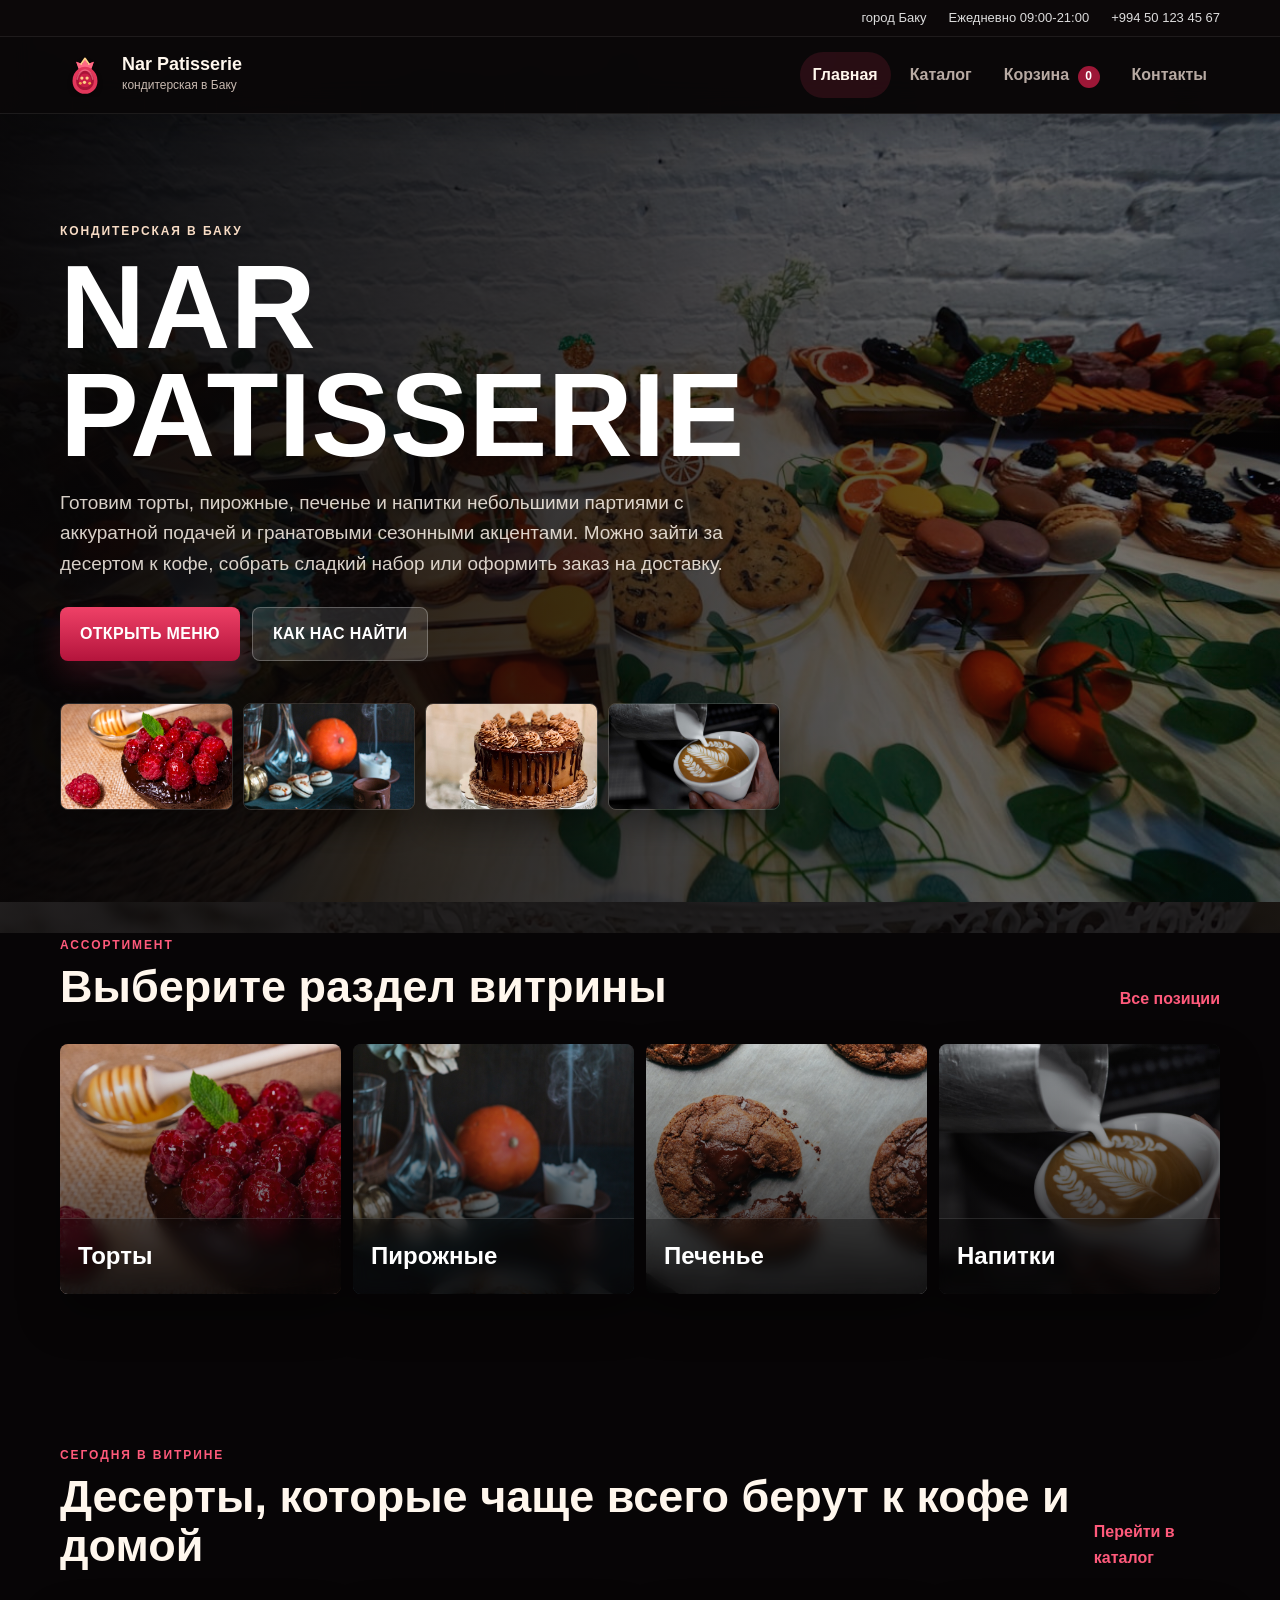
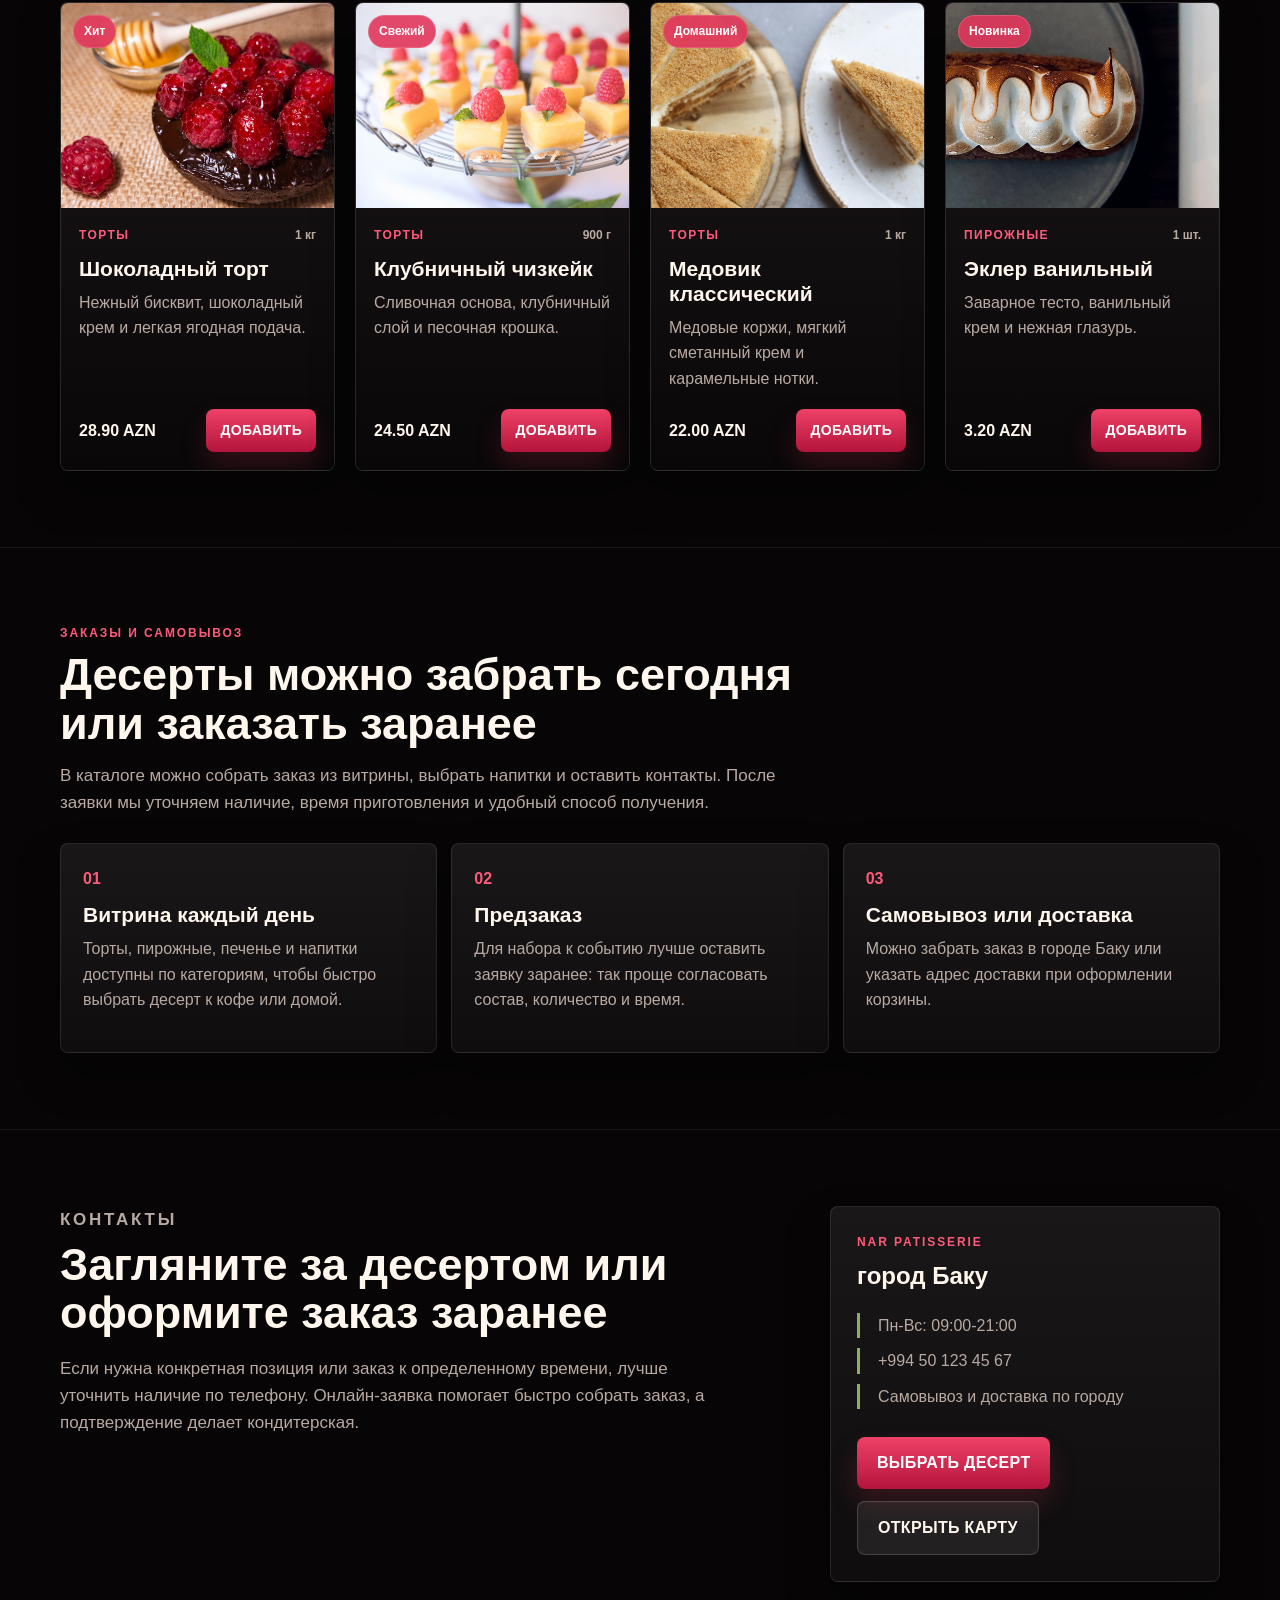
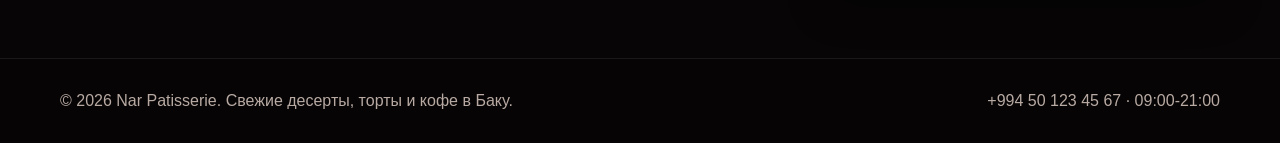
<file: index.html>
<!DOCTYPE html>
<html lang="ru">
<head>
  <meta charset="UTF-8" />
  <meta name="viewport" content="width=device-width, initial-scale=1.0" />
  <title>Nar Patisserie</title>
  <meta name="description" content="Nar Patisserie - кондитерская в Баку со свежими тортами, десертами, кофе, самовывозом и доставкой по городу." />
  <link rel="icon" type="image/svg+xml" href="images/logo.svg" />
  <link rel="stylesheet" href="css/style.css" />
  <script src="js/data.js" defer></script>
  <script src="js/app.js" defer></script>
</head>
<body id="top" data-page="home">
  <header class="site-header">
    <div class="top-line">
      <div class="container top-line-inner">
        <span>город Баку</span>
        <span>Ежедневно 09:00-21:00</span>
        <span>+994 50 123 45 67</span>
      </div>
    </div>

    <div class="container header-inner">
      <a class="logo" href="index.html" aria-label="Nar Patisserie - главная">
        <img class="logo-mark" src="images/logo.svg" alt="" aria-hidden="true" />
        <span>
          <strong>Nar Patisserie</strong>
          <small>кондитерская в Баку</small>
        </span>
      </a>

      <button class="menu-toggle" type="button" aria-label="Открыть меню">☰</button>

      <nav class="nav" aria-label="Главное меню">
        <a class="nav-link active" href="index.html">Главная</a>
        <a class="nav-link" href="catalog.html">Каталог</a>
        <a class="nav-link" href="cart.html">Корзина <span class="cart-badge" data-cart-count>0</span></a>
        <a class="nav-link" href="contacts.html">Контакты</a>
      </nav>
    </div>
  </header>

  <main>
    <section class="hero hero-cover">
      <div class="hero-backdrop" aria-hidden="true">
        <img
          src="images/photos/hero-main.jpg"
          alt=""
          
        />
      </div>
      <div class="container hero-cover-inner">
        <p class="eyebrow">Кондитерская в Баку</p>
        <h1>Nar Patisserie</h1>
        <p class="hero-text">
          Готовим торты, пирожные, печенье и напитки небольшими партиями с аккуратной подачей и гранатовыми сезонными акцентами. Можно зайти за десертом к кофе,
          собрать сладкий набор или оформить заказ на доставку.
        </p>
        <div class="hero-actions">
          <a class="btn btn-primary" href="catalog.html">Открыть меню</a>
          <a class="btn btn-secondary" href="contacts.html">Как нас найти</a>
        </div>
        <div class="hero-stills" aria-hidden="true">
          <img src="images/photos/chocolate-cake.jpg" alt="" />
          <img src="images/photos/macarons.jpg" alt="" />
          <img src="images/photos/cherry-cake.jpg" alt="" />
          <img src="images/photos/cappuccino.jpg" alt="" />
        </div>
      </div>
    </section>

    <section class="section category-section">
      <div class="container">
        <div class="section-title row-title">
          <div>
            <p class="eyebrow">Ассортимент</p>
            <h2>Выберите раздел витрины</h2>
          </div>
          <a class="text-link" href="catalog.html">Все позиции</a>
        </div>

        <div class="category-showcase">
          <a class="category-card" href="catalog.html?category=cakes">
            <img src="images/photos/chocolate-cake.jpg" alt="Торт с шоколадным кремом" />
            <span>Торты</span>
          </a>
          <a class="category-card" href="catalog.html?category=pastry">
            <img src="images/photos/macarons.jpg" alt="Макаруны разных цветов" />
            <span>Пирожные</span>
          </a>
          <a class="category-card" href="catalog.html?category=cookies">
            <img src="images/photos/choco-cookies.jpg" alt="Печенье с шоколадом" />
            <span>Печенье</span>
          </a>
          <a class="category-card" href="catalog.html?category=drinks">
            <img src="images/photos/cappuccino.jpg" alt="Капучино с молочной пенкой" />
            <span>Напитки</span>
          </a>
        </div>
      </div>
    </section>

    <section class="section today-section">
      <div class="container">
        <div class="section-title row-title">
          <div>
            <p class="eyebrow">Сегодня в витрине</p>
            <h2>Десерты, которые чаще всего берут к кофе и домой</h2>
          </div>
          <a class="text-link" href="catalog.html">Перейти в каталог</a>
        </div>
        <div class="product-grid featured-menu" data-featured-products></div>
      </div>
    </section>

    <section class="section service-section">
      <div class="container">
        <div class="section-title service-heading">
          <p class="eyebrow">Заказы и самовывоз</p>
          <h2>Десерты можно забрать сегодня или заказать заранее</h2>
          <p>
            В каталоге можно собрать заказ из витрины, выбрать напитки и оставить контакты. После заявки мы уточняем наличие, время приготовления и удобный способ получения.
          </p>
        </div>

        <div class="service-list service-list-row">
          <article class="service-item">
            <span>01</span>
            <h3>Витрина каждый день</h3>
            <p>Торты, пирожные, печенье и напитки доступны по категориям, чтобы быстро выбрать десерт к кофе или домой.</p>
          </article>
          <article class="service-item">
            <span>02</span>
            <h3>Предзаказ</h3>
            <p>Для набора к событию лучше оставить заявку заранее: так проще согласовать состав, количество и время.</p>
          </article>
          <article class="service-item">
            <span>03</span>
            <h3>Самовывоз или доставка</h3>
            <p>Можно забрать заказ в городе Баку или указать адрес доставки при оформлении корзины.</p>
          </article>
        </div>
      </div>
    </section>

    <section class="section visit-section">
      <div class="container visit-grid">
        <div>
          <p class="eyebrow">Контакты</p>
          <h2>Загляните за десертом или оформите заказ заранее</h2>
          <p>
            Если нужна конкретная позиция или заказ к определенному времени, лучше уточнить наличие по телефону.
            Онлайн-заявка помогает быстро собрать заказ, а подтверждение делает кондитерская.
          </p>
        </div>
        <aside class="visit-panel">
          <span class="panel-label">Nar Patisserie</span>
          <strong>город Баку</strong>
          <ul class="visit-list">
            <li>Пн-Вс: 09:00-21:00</li>
            <li>+994 50 123 45 67</li>
            <li>Самовывоз и доставка по городу</li>
          </ul>
          <div class="panel-actions">
            <a class="btn btn-primary" href="catalog.html">Выбрать десерт</a>
            <a class="btn btn-secondary" href="contacts.html">Открыть карту</a>
          </div>
        </aside>
      </div>
    </section>
  </main>

  <a class="scroll-top" href="#top" aria-label="Вернуться наверх">↑</a>

  <footer class="site-footer">
    <div class="container footer-inner">
      <p>© 2026 Nar Patisserie. Свежие десерты, торты и кофе в Баку.</p>
      <p>+994 50 123 45 67 · 09:00-21:00</p>
    </div>
  </footer>
</body>
</html>
</file>
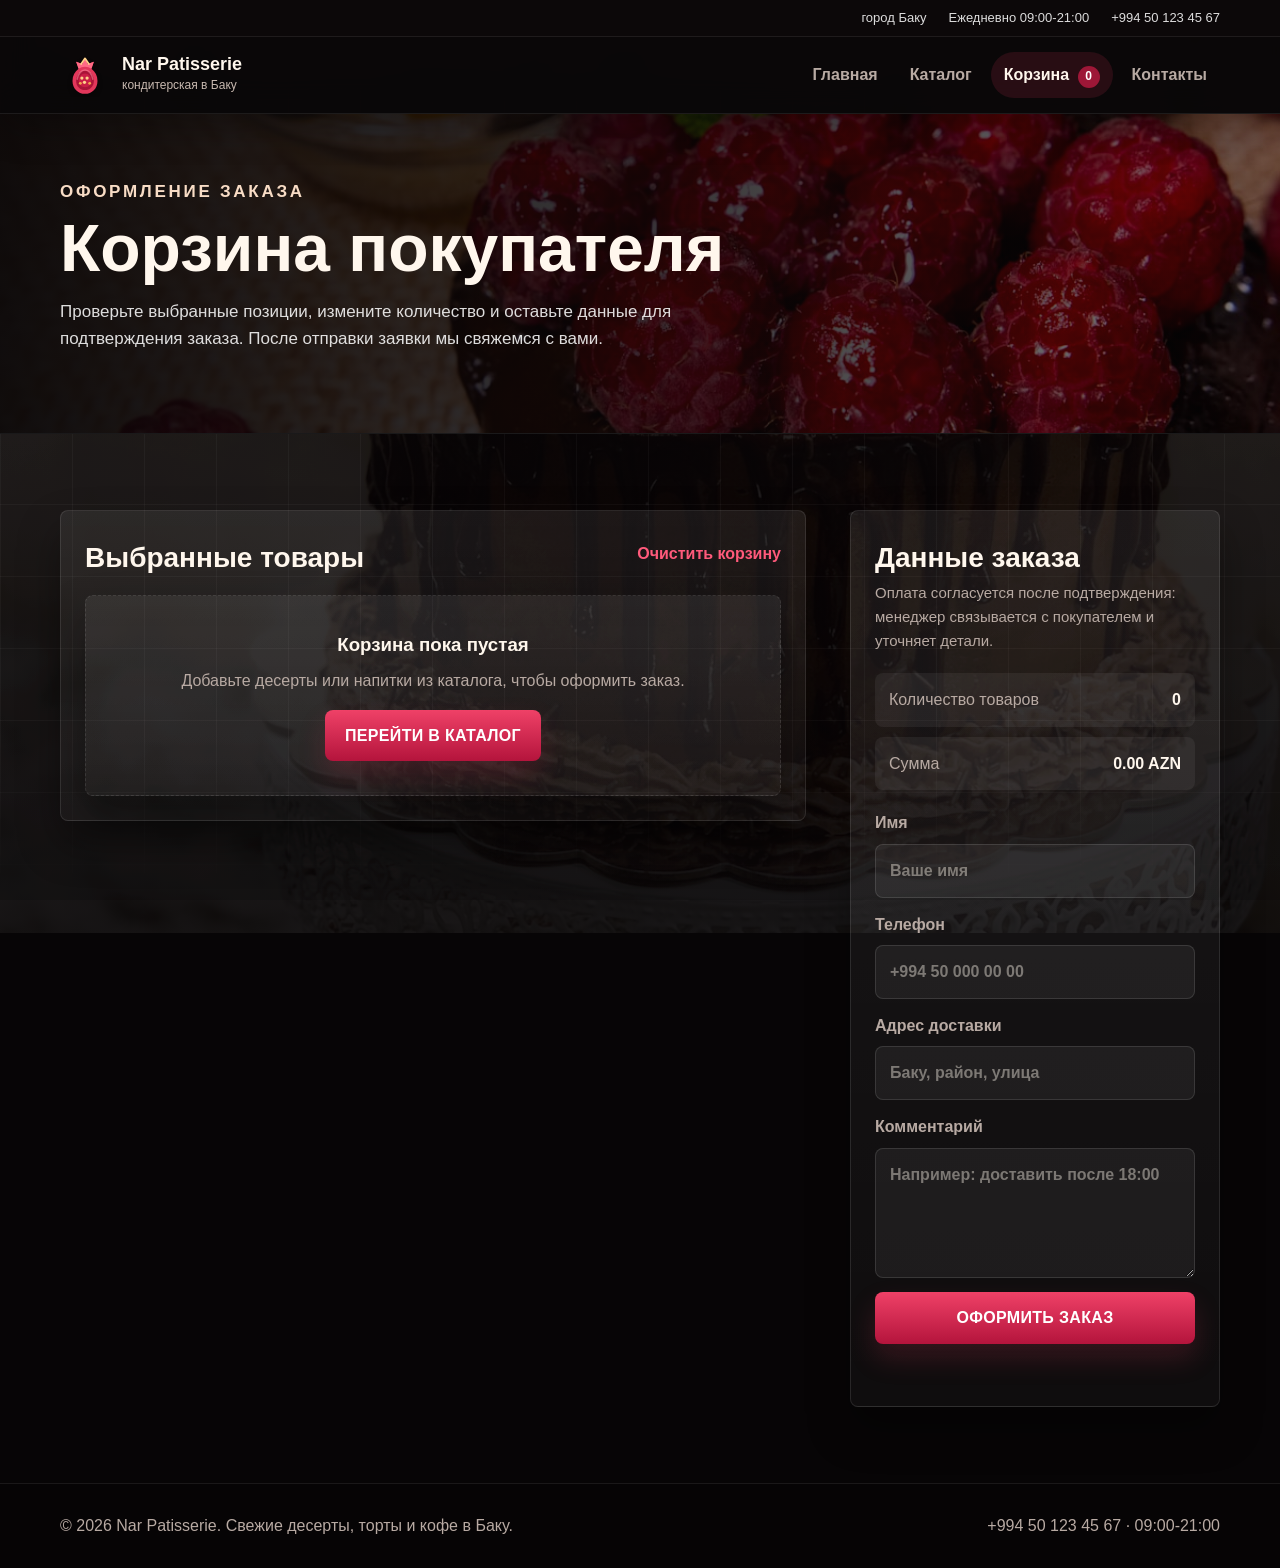
<file: cart.html>
<!DOCTYPE html>
<html lang="ru">
<head>
  <meta charset="UTF-8" />
  <meta name="viewport" content="width=device-width, initial-scale=1.0" />
  <title>Nar Patisserie - корзина заказа</title>
  <meta name="description" content="Корзина заказа Nar Patisserie: проверьте выбранные десерты, укажите контакты и адрес доставки." />
  <link rel="icon" type="image/svg+xml" href="images/logo.svg" />
  <link rel="stylesheet" href="css/style.css" />
  <script src="js/data.js" defer></script>
  <script src="js/app.js" defer></script>
</head>
<body id="top" data-page="cart">
  <header class="site-header">
    <div class="top-line">
      <div class="container top-line-inner">
        <span>город Баку</span>
        <span>Ежедневно 09:00-21:00</span>
        <span>+994 50 123 45 67</span>
      </div>
    </div>

    <div class="container header-inner">
      <a class="logo" href="index.html" aria-label="Nar Patisserie - главная">
        <img class="logo-mark" src="images/logo.svg" alt="" aria-hidden="true" />
        <span>
          <strong>Nar Patisserie</strong>
          <small>кондитерская в Баку</small>
        </span>
      </a>
      <button class="menu-toggle" type="button" aria-label="Открыть меню">☰</button>
      <nav class="nav" aria-label="Главное меню">
        <a class="nav-link" href="index.html">Главная</a>
        <a class="nav-link" href="catalog.html">Каталог</a>
        <a class="nav-link active" href="cart.html">Корзина <span class="cart-badge" data-cart-count>0</span></a>
        <a class="nav-link" href="contacts.html">Контакты</a>
      </nav>
    </div>
  </header>

  <main>
    <section class="page-hero section compact-hero">
      <div class="container">
        <p class="eyebrow">Оформление заказа</p>
        <h1>Корзина покупателя</h1>
        <p>Проверьте выбранные позиции, измените количество и оставьте данные для подтверждения заказа. После отправки заявки мы свяжемся с вами.</p>
      </div>
    </section>

    <section class="section">
      <div class="container cart-layout">
        <div class="cart-panel">
          <div class="panel-header">
            <h2>Выбранные товары</h2>
            <button class="text-button" type="button" data-clear-cart>Очистить корзину</button>
          </div>

          <div class="cart-items" data-cart-items></div>

          <div class="empty-state hidden" data-cart-empty>
            <h3>Корзина пока пустая</h3>
            <p>Добавьте десерты или напитки из каталога, чтобы оформить заказ.</p>
            <a class="btn btn-primary" href="catalog.html">Перейти в каталог</a>
          </div>
        </div>

        <aside class="order-panel">
          <h2>Данные заказа</h2>
          <p class="panel-note">Оплата согласуется после подтверждения: менеджер связывается с покупателем и уточняет детали.</p>
          <div class="summary-box">
            <div><span>Количество товаров</span><strong data-summary-count>0</strong></div>
            <div><span>Сумма</span><strong data-summary-total>0.00 AZN</strong></div>
          </div>

          <form class="order-form" data-order-form novalidate>
            <label>
              <span>Имя</span>
              <input type="text" name="name" placeholder="Ваше имя" required minlength="2" />
            </label>
            <label>
              <span>Телефон</span>
              <input type="tel" name="phone" placeholder="+994 50 000 00 00" required />
            </label>
            <label>
              <span>Адрес доставки</span>
              <input type="text" name="address" placeholder="Баку, район, улица" required minlength="5" />
            </label>
            <label>
              <span>Комментарий</span>
              <textarea name="comment" rows="4" placeholder="Например: доставить после 18:00"></textarea>
            </label>
            <button class="btn btn-primary full-width" type="submit">Оформить заказ</button>
            <p class="form-message" data-order-message></p>
          </form>
        </aside>
      </div>
    </section>
  </main>

  <a class="scroll-top" href="#top" aria-label="Вернуться наверх">↑</a>

  <footer class="site-footer">
    <div class="container footer-inner">
      <p>© 2026 Nar Patisserie. Свежие десерты, торты и кофе в Баку.</p>
      <p>+994 50 123 45 67 · 09:00-21:00</p>
    </div>
  </footer>
</body>
</html>
</file>
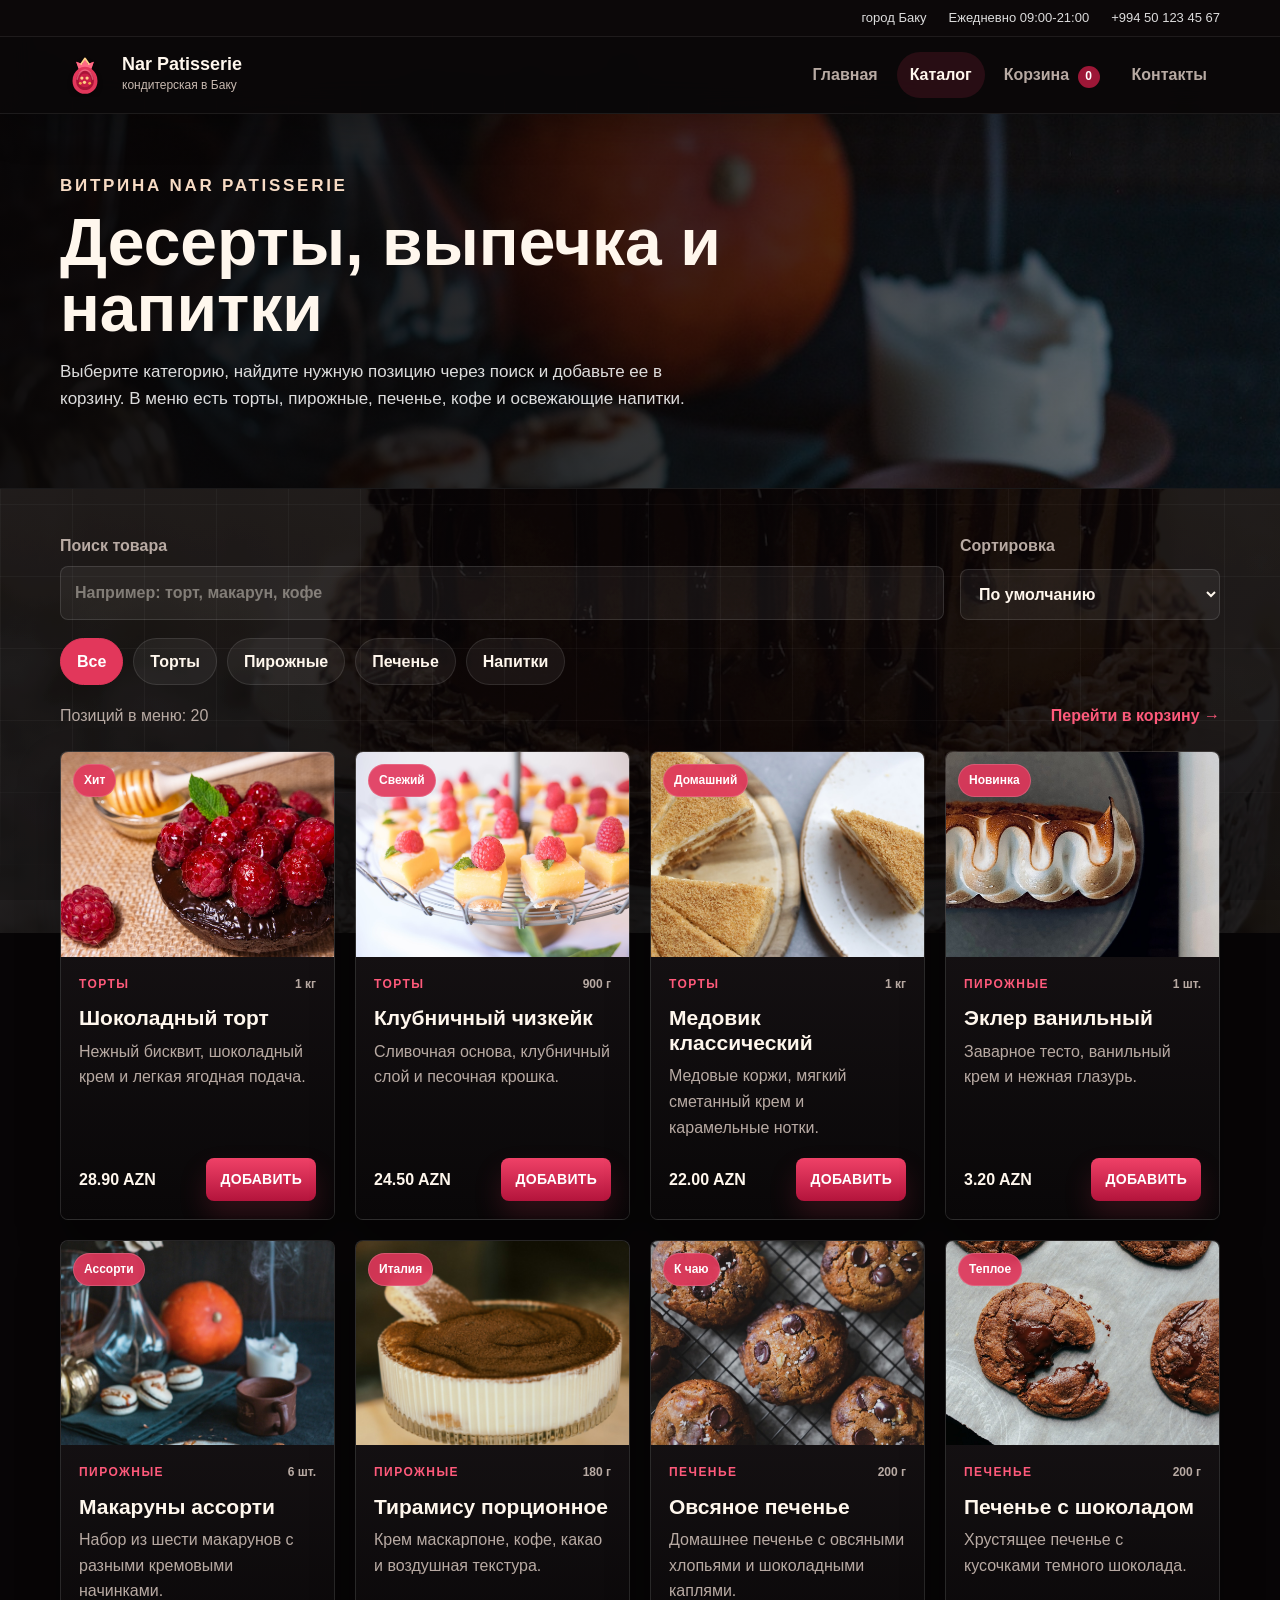
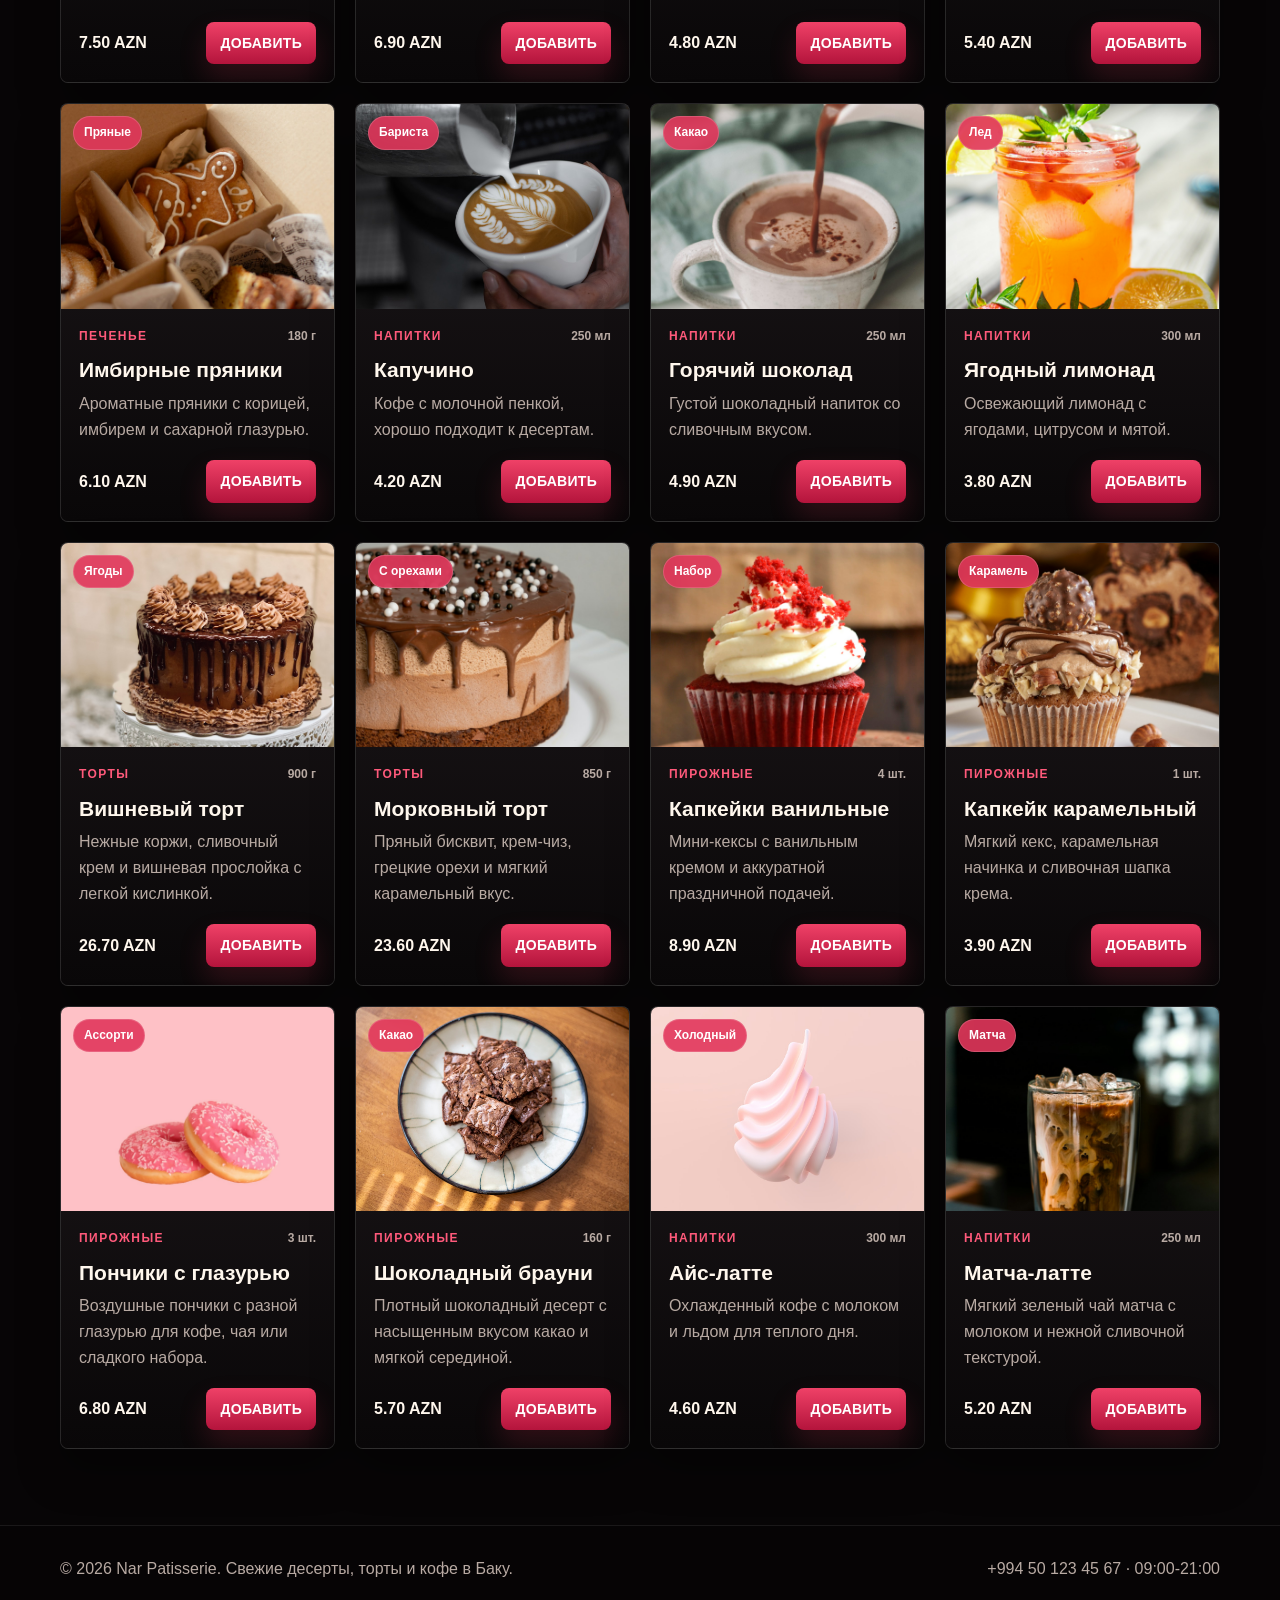
<file: catalog.html>
<!DOCTYPE html>
<html lang="ru">
<head>
  <meta charset="UTF-8" />
  <meta name="viewport" content="width=device-width, initial-scale=1.0" />
  <title>Nar Patisserie - каталог десертов</title>
  <meta name="description" content="Каталог Nar Patisserie: торты, пирожные, печенье, кофе и напитки с удобным поиском, фильтрами и корзиной." />
  <link rel="icon" type="image/svg+xml" href="images/logo.svg" />
  <link rel="stylesheet" href="css/style.css" />
  <script src="js/data.js" defer></script>
  <script src="js/app.js" defer></script>
</head>
<body id="top" data-page="catalog">
  <header class="site-header">
    <div class="top-line">
      <div class="container top-line-inner">
        <span>город Баку</span>
        <span>Ежедневно 09:00-21:00</span>
        <span>+994 50 123 45 67</span>
      </div>
    </div>

    <div class="container header-inner">
      <a class="logo" href="index.html" aria-label="Nar Patisserie - главная">
        <img class="logo-mark" src="images/logo.svg" alt="" aria-hidden="true" />
        <span>
          <strong>Nar Patisserie</strong>
          <small>кондитерская в Баку</small>
        </span>
      </a>
      <button class="menu-toggle" type="button" aria-label="Открыть меню">☰</button>
      <nav class="nav" aria-label="Главное меню">
        <a class="nav-link" href="index.html">Главная</a>
        <a class="nav-link active" href="catalog.html">Каталог</a>
        <a class="nav-link" href="cart.html">Корзина <span class="cart-badge" data-cart-count>0</span></a>
        <a class="nav-link" href="contacts.html">Контакты</a>
      </nav>
    </div>
  </header>

  <main>
    <section class="page-hero section compact-hero">
      <div class="container">
        <p class="eyebrow">Витрина Nar Patisserie</p>
        <h1>Десерты, выпечка и напитки</h1>
        <p>Выберите категорию, найдите нужную позицию через поиск и добавьте ее в корзину. В меню есть торты, пирожные, печенье, кофе и освежающие напитки.</p>
      </div>
    </section>

    <section class="section catalog-section">
      <div class="container">
        <div class="catalog-toolbar">
          <label class="search-box">
            <span>Поиск товара</span>
            <input type="search" data-search-input placeholder="Например: торт, макарун, кофе" />
          </label>

          <label class="sort-box">
            <span>Сортировка</span>
            <select data-sort-select>
              <option value="default">По умолчанию</option>
              <option value="price-asc">Цена: сначала дешевле</option>
              <option value="price-desc">Цена: сначала дороже</option>
              <option value="name-asc">Название: А-Я</option>
            </select>
          </label>
        </div>

        <div class="category-tabs" data-category-tabs>
          <button class="tab-btn active" type="button" data-category="all">Все</button>
          <button class="tab-btn" type="button" data-category="cakes">Торты</button>
          <button class="tab-btn" type="button" data-category="pastry">Пирожные</button>
          <button class="tab-btn" type="button" data-category="cookies">Печенье</button>
          <button class="tab-btn" type="button" data-category="drinks">Напитки</button>
        </div>

        <div class="catalog-info">
          <p data-products-counter>Позиций в меню: 0</p>
          <a class="text-link" href="cart.html">Перейти в корзину →</a>
        </div>

        <div class="product-grid" data-products-grid></div>
        <div class="empty-state hidden" data-empty-state>
          <h3>Товары не найдены</h3>
          <p>Попробуйте изменить запрос поиска или выбрать другую категорию.</p>
        </div>
      </div>
    </section>
  </main>

  <a class="scroll-top" href="#top" aria-label="Вернуться наверх">↑</a>

  <footer class="site-footer">
    <div class="container footer-inner">
      <p>© 2026 Nar Patisserie. Свежие десерты, торты и кофе в Баку.</p>
      <p>+994 50 123 45 67 · 09:00-21:00</p>
    </div>
  </footer>
</body>
</html>
</file>
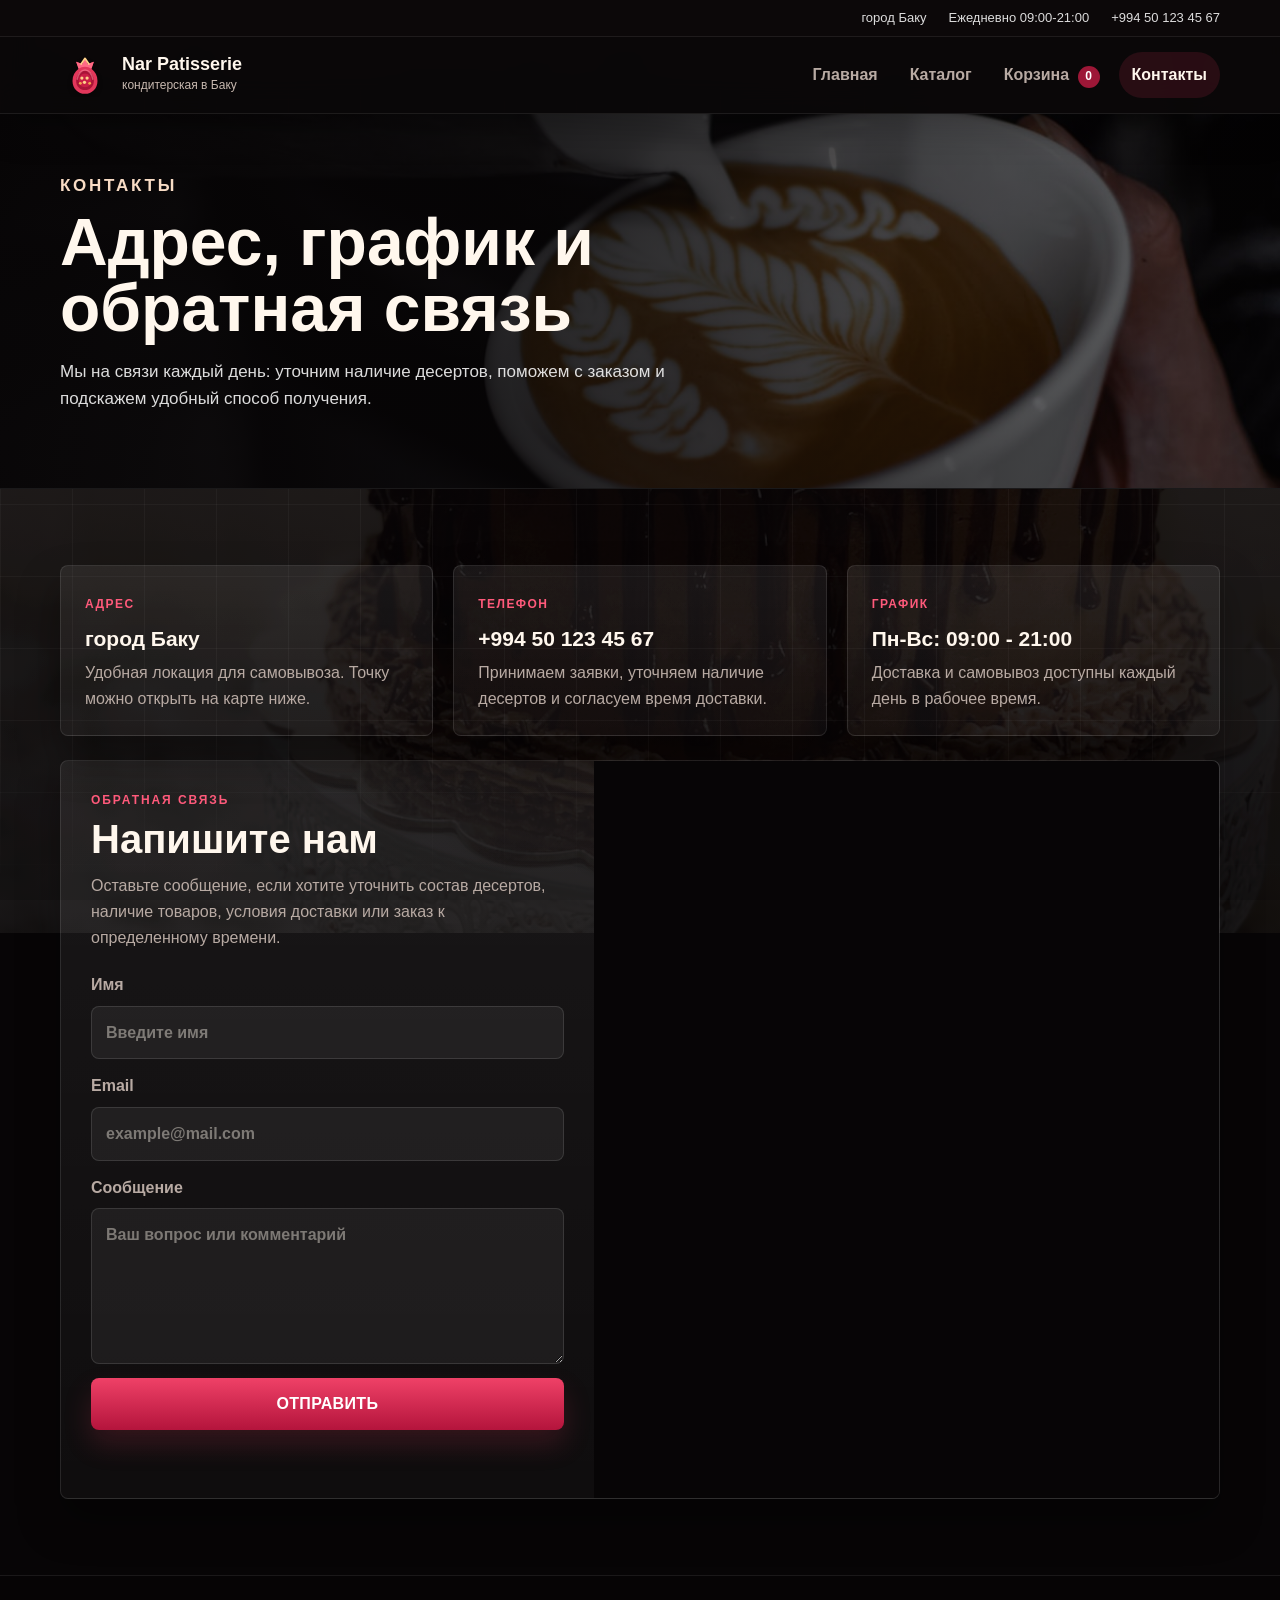
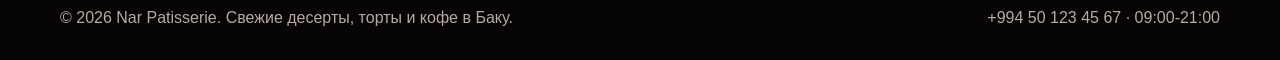
<file: contacts.html>
<!DOCTYPE html>
<html lang="ru">
<head>
  <meta charset="UTF-8" />
  <meta name="viewport" content="width=device-width, initial-scale=1.0" />
  <title>Nar Patisserie - контакты</title>
  <meta name="description" content="Контакты Nar Patisserie: город Баку, телефон, график работы, доставка, Google-карта и форма обратной связи." />
  <link rel="icon" type="image/svg+xml" href="images/logo.svg" />
  <link rel="stylesheet" href="css/style.css" />
  <script src="js/data.js" defer></script>
  <script src="js/app.js" defer></script>
</head>
<body id="top" data-page="contacts">
  <header class="site-header">
    <div class="top-line">
      <div class="container top-line-inner">
        <span>город Баку</span>
        <span>Ежедневно 09:00-21:00</span>
        <span>+994 50 123 45 67</span>
      </div>
    </div>

    <div class="container header-inner">
      <a class="logo" href="index.html" aria-label="Nar Patisserie - главная">
        <img class="logo-mark" src="images/logo.svg" alt="" aria-hidden="true" />
        <span>
          <strong>Nar Patisserie</strong>
          <small>кондитерская в Баку</small>
        </span>
      </a>
      <button class="menu-toggle" type="button" aria-label="Открыть меню">☰</button>
      <nav class="nav" aria-label="Главное меню">
        <a class="nav-link" href="index.html">Главная</a>
        <a class="nav-link" href="catalog.html">Каталог</a>
        <a class="nav-link" href="cart.html">Корзина <span class="cart-badge" data-cart-count>0</span></a>
        <a class="nav-link active" href="contacts.html">Контакты</a>
      </nav>
    </div>
  </header>

  <main>
    <section class="page-hero section compact-hero">
      <div class="container">
        <p class="eyebrow">Контакты</p>
        <h1>Адрес, график и обратная связь</h1>
        <p>Мы на связи каждый день: уточним наличие десертов, поможем с заказом и подскажем удобный способ получения.</p>
      </div>
    </section>

    <section class="section contact-page-section">
      <div class="container">
        <div class="contact-cards contact-cards-row">
          <article class="contact-card">
            <span>Адрес</span>
            <strong>город Баку</strong>
            <p>Удобная локация для самовывоза. Точку можно открыть на карте ниже.</p>
          </article>
          <article class="contact-card">
            <span>Телефон</span>
            <strong>+994 50 123 45 67</strong>
            <p>Принимаем заявки, уточняем наличие десертов и согласуем время доставки.</p>
          </article>
          <article class="contact-card">
            <span>График</span>
            <strong>Пн-Вс: 09:00 - 21:00</strong>
            <p>Доставка и самовывоз доступны каждый день в рабочее время.</p>
          </article>
        </div>

        <div class="contact-window">
          <div class="contact-form-panel">
            <p class="eyebrow">Обратная связь</p>
            <h2>Напишите нам</h2>
            <p class="contact-window-text">Оставьте сообщение, если хотите уточнить состав десертов, наличие товаров, условия доставки или заказ к определенному времени.</p>

            <form class="feedback-form" data-feedback-form novalidate>
              <label>
                <span>Имя</span>
                <input type="text" name="name" placeholder="Введите имя" required minlength="2" />
              </label>
              <label>
                <span>Email</span>
                <input type="email" name="email" placeholder="example@mail.com" required />
              </label>
              <label>
                <span>Сообщение</span>
                <textarea name="message" rows="5" placeholder="Ваш вопрос или комментарий" required minlength="10"></textarea>
              </label>
              <button class="btn btn-primary" type="submit">Отправить</button>
              <p class="form-message" data-feedback-message></p>
            </form>
          </div>

          <div class="map-card contact-window-map" aria-label="Карта расположения кондитерской">
            <iframe
              src="https://www.google.com/maps/embed?pb=!1m18!1m12!1m3!1d5661.972435182331!2d49.85404141817858!3d40.37965738129314!2m3!1f0!2f0!3f0!3m2!1i1024!2i768!4f13.1!3m3!1m2!1s0x40307d1b32e523f9%3A0xb8595a0a6206ad79!2sAZZA!5e0!3m2!1sru!2saz!4v1778158183530!5m2!1sru!2saz"
              title="Карта расположения Nar Patisserie"
              loading="lazy"
              allowfullscreen
              referrerpolicy="no-referrer-when-downgrade"
            ></iframe>
          </div>
        </div>
      </div>
    </section>
  </main>

  <a class="scroll-top" href="#top" aria-label="Вернуться наверх">↑</a>

  <footer class="site-footer">
    <div class="container footer-inner">
      <p>© 2026 Nar Patisserie. Свежие десерты, торты и кофе в Баку.</p>
      <p>+994 50 123 45 67 · 09:00-21:00</p>
    </div>
  </footer>
</body>
</html>
</file>
<file: css/style.css>
:root {
  --bg: #070506;
  --surface: #141012;
  --surface-soft: #1d1518;
  --surface-warm: #2a1a1d;
  --text: #fff7ed;
  --muted: #b8aaa3;
  --primary: #e2375b;
  --primary-dark: #9d1737;
  --accent: #8cae67;
  --gold: #d7a85d;
  --border: #322428;
  --shadow: 0 20px 42px rgba(0, 0, 0, 0.42);
  --radius: 8px;
  --container: 1160px;
}

* {
  box-sizing: border-box;
}

html {
  scroll-behavior: smooth;
}

body {
  margin: 0;
  font-family: Arial, Helvetica, sans-serif;
  color: var(--text);
  background: var(--bg);
  line-height: 1.6;
}

img {
  max-width: 100%;
  display: block;
}

a {
  color: inherit;
  text-decoration: none;
}

button,
input,
textarea,
select {
  font: inherit;
}

.container {
  width: min(var(--container), calc(100% - 32px));
  margin: 0 auto;
}

.section {
  padding: 76px 0;
}

.hidden {
  display: none !important;
}

.site-header {
  position: sticky;
  top: 0;
  z-index: 20;
  border-bottom: 1px solid rgba(255, 255, 255, 0.08);
  background: rgba(7, 5, 6, 0.9);
  backdrop-filter: blur(16px);
}

.top-line {
  border-bottom: 1px solid rgba(255, 255, 255, 0.08);
  background: #0c0809;
  color: rgba(255, 255, 255, 0.86);
  font-size: 13px;
}

.top-line-inner {
  min-height: 36px;
  display: flex;
  align-items: center;
  justify-content: flex-end;
  gap: 22px;
}

.header-inner {
  min-height: 76px;
  display: flex;
  align-items: center;
  justify-content: space-between;
  gap: 24px;
}

.logo {
  display: inline-flex;
  align-items: center;
  gap: 12px;
}

.logo-mark {
  width: 50px;
  height: 50px;
  object-fit: contain;
  border-radius: 0;
  background: transparent;
  box-shadow: none;
}

.logo strong,
.logo small {
  display: block;
}

.logo strong {
  font-size: 18px;
  line-height: 1.1;
}

.logo small {
  color: var(--muted);
  font-size: 12px;
  margin-top: 2px;
}

.nav {
  display: flex;
  align-items: center;
  gap: 6px;
}

.nav-link {
  padding: 10px 13px;
  border-radius: 999px;
  color: var(--muted);
  font-weight: 800;
  transition: color 0.2s ease, background 0.2s ease;
}

.nav-link:hover,
.nav-link.active {
  color: var(--primary-dark);
  background: rgba(226, 55, 91, 0.14);
}

.cart-badge {
  min-width: 22px;
  height: 22px;
  padding: 0 6px;
  display: inline-grid;
  place-items: center;
  border-radius: 999px;
  margin-left: 4px;
  background: var(--primary-dark);
  color: #fff;
  font-size: 12px;
}

.menu-toggle {
  display: none;
  width: 42px;
  height: 42px;
  border: 1px solid var(--border);
  border-radius: var(--radius);
  background: var(--surface);
  cursor: pointer;
  font-size: 22px;
  line-height: 1;
}

.hero-cover {
  min-height: calc(100svh - 112px);
  position: relative;
  display: flex;
  align-items: stretch;
  overflow: hidden;
  color: #fff;
  background: #070506;
}

.hero-backdrop {
  position: absolute;
  inset: 0;
}

.hero-backdrop::after {
  content: '';
  position: absolute;
  inset: 0;
  background:
    linear-gradient(90deg, rgba(5, 4, 5, 0.92) 0%, rgba(5, 4, 5, 0.64) 45%, rgba(5, 4, 5, 0.22) 100%),
    linear-gradient(180deg, rgba(5, 4, 5, 0.18) 0%, rgba(5, 4, 5, 0.86) 100%);
}

.hero-backdrop img {
  width: 100%;
  height: 100%;
  object-fit: cover;
}

.hero-cover-inner {
  position: relative;
  z-index: 1;
  min-height: inherit;
  display: flex;
  flex-direction: column;
  justify-content: center;
  padding: 70px 0 54px;
}

.hero-cover h1 {
  margin: 12px 0 18px;
  font-size: clamp(58px, 10vw, 118px);
  line-height: 0.92;
  letter-spacing: 0;
}

.hero-text {
  max-width: 650px;
  margin: 0;
  color: rgba(255, 255, 255, 0.9);
  font-size: 19px;
}

.hero-actions,
.panel-actions {
  display: flex;
  flex-wrap: wrap;
  gap: 12px;
  margin-top: 28px;
}

.eyebrow {
  margin: 0;
  color: var(--primary);
  text-transform: uppercase;
  font-size: 12px;
  font-weight: 900;
  letter-spacing: 0.16em;
}

.hero-cover .eyebrow {
  color: #f8dcc5;
}

.btn {
  border: none;
  border-radius: 999px;
  padding: 13px 20px;
  display: inline-flex;
  align-items: center;
  justify-content: center;
  gap: 8px;
  cursor: pointer;
  font-weight: 900;
  transition: transform 0.2s ease, box-shadow 0.2s ease, color 0.2s ease, border-color 0.2s ease, filter 0.2s ease;
}

.btn:hover {
  transform: translateY(-2px);
}

.btn-primary,
.btn-small {
  color: #fff;
  background: var(--primary);
  box-shadow: 0 14px 28px rgba(226, 55, 91, 0.18);
}

.btn-primary:hover,
.btn-small:hover {
  background: var(--primary-dark);
}

.btn-secondary {
  color: var(--primary-dark);
  background: var(--surface);
  border: 1px solid var(--border);
}

.hero-cover .btn-secondary {
  color: #fff;
  background: rgba(255, 255, 255, 0.12);
  border-color: rgba(255, 255, 255, 0.26);
}

.btn-small {
  padding: 10px 14px;
  font-size: 14px;
}

.full-width {
  width: 100%;
}

.section-title {
  max-width: 760px;
  margin-bottom: 32px;
}

.section-title h2,
.visit-grid h2,
.cart-panel h2,
.order-panel h2 {
  margin: 8px 0 0;
  font-size: clamp(29px, 4vw, 45px);
  line-height: 1.08;
  letter-spacing: 0;
}

.row-title {
  max-width: none;
  display: flex;
  align-items: end;
  justify-content: space-between;
  gap: 22px;
}

.text-link,
.text-button {
  color: var(--primary);
  font-weight: 900;
}

.text-link:hover,
.text-button:hover {
  color: var(--primary-dark);
}

.text-button {
  border: 0;
  background: transparent;
  cursor: pointer;
  padding: 0;
}

.category-section,
.visit-section {
  background: var(--surface);
}

.category-showcase {
  display: grid;
  grid-template-columns: repeat(4, 1fr);
  gap: 18px;
}

.category-card {
  min-height: 320px;
  position: relative;
  display: flex;
  align-items: flex-end;
  overflow: hidden;
  border-radius: var(--radius);
  background: #070506;
  box-shadow: var(--shadow);
}

.category-card::after {
  content: '';
  position: absolute;
  inset: 0;
  background: linear-gradient(180deg, transparent 38%, rgba(5, 4, 5, 0.82) 100%);
}

.category-card img {
  position: absolute;
  inset: 0;
  width: 100%;
  height: 100%;
  object-fit: cover;
  transition: transform 0.35s ease;
}

.category-card:hover img {
  transform: scale(1.05);
}

.category-card span {
  position: relative;
  z-index: 1;
  padding: 22px;
  color: #fff;
  font-size: 24px;
  font-weight: 900;
}

.today-section {
  background: var(--bg);
}

.product-grid {
  display: grid;
  grid-template-columns: repeat(4, 1fr);
  gap: 20px;
}

.featured-menu .product-card:nth-child(2n) {
  transform: translateY(16px);
}

.product-card,
.service-item,
.contact-card,
.cart-panel,
.order-panel,
.feedback-form,
.visit-panel {
  border: 1px solid var(--border);
  border-radius: var(--radius);
  background: var(--surface);
  box-shadow: 0 18px 34px rgba(0, 0, 0, 0.28);
}

.product-card {
  overflow: hidden;
  display: flex;
  flex-direction: column;
  transition: transform 0.2s ease, box-shadow 0.2s ease;
}

.product-card:hover {
  transform: translateY(-4px);
  box-shadow: 0 24px 44px rgba(0, 0, 0, 0.38);
}

.featured-menu .product-card:nth-child(2n):hover {
  transform: translateY(10px);
}

.product-image {
  position: relative;
  aspect-ratio: 4 / 3;
  overflow: hidden;
  background: var(--surface-soft);
}

.product-image img {
  width: 100%;
  height: 100%;
  object-fit: cover;
  transition: transform 0.35s ease;
}

.product-card:hover .product-image img {
  transform: scale(1.04);
}

.product-badge {
  position: absolute;
  left: 12px;
  top: 12px;
  padding: 6px 10px;
  border-radius: 999px;
  color: #fff;
  background: rgba(143, 24, 56, 0.92);
  font-size: 12px;
  font-weight: 900;
}

.product-content {
  padding: 18px;
  display: flex;
  flex-direction: column;
  flex: 1;
}

.product-meta {
  display: flex;
  align-items: center;
  justify-content: space-between;
  gap: 10px;
  color: var(--muted);
  font-size: 12px;
  font-weight: 800;
}

.product-category {
  color: var(--primary);
  text-transform: uppercase;
  letter-spacing: 0.12em;
}

.product-card h3,
.service-item h3,
.contact-card strong {
  margin: 12px 0 8px;
  font-size: 21px;
  line-height: 1.18;
}

.product-card p,
.service-item p,
.contact-card p {
  margin: 0;
  color: var(--muted);
}

.product-footer {
  margin-top: auto;
  padding-top: 18px;
  display: flex;
  align-items: center;
  justify-content: space-between;
  gap: 12px;
}

.product-footer strong {
  white-space: nowrap;
}

.service-section {
  background: var(--surface-soft);
  border-block: 1px solid var(--border);
}

.visit-grid,
.cart-layout {
  display: grid;
  grid-template-columns: minmax(0, 1fr) 390px;
  gap: 44px;
  align-items: start;
}

.visit-grid p,
.panel-note {
  max-width: 660px;
  color: var(--muted);
  font-size: 17px;
}

.page-hero p {
  max-width: 660px;
  color: rgba(255, 255, 255, 0.86);
  font-size: 17px;
}

.service-list {
  display: grid;
  gap: 14px;
}

.service-item {
  padding: 22px;
}

.service-item span {
  color: var(--gold);
  font-weight: 900;
}

.visit-panel {
  padding: 26px;
  background: var(--surface);
}

.panel-label {
  display: block;
  color: var(--primary);
  font-size: 12px;
  font-weight: 900;
  letter-spacing: 0.16em;
  text-transform: uppercase;
}

.visit-panel strong {
  display: block;
  margin-top: 10px;
  font-size: 24px;
  line-height: 1.2;
}

.visit-list {
  display: grid;
  gap: 10px;
  margin: 22px 0;
  padding: 0;
  list-style: none;
  color: var(--muted);
}

.visit-list li {
  padding-left: 18px;
  border-left: 3px solid var(--accent);
}

.page-hero {
  position: relative;
  overflow: hidden;
  color: #fff;
  border-bottom: 1px solid var(--border);
  background: #070506;
}

.page-hero::before,
.page-hero::after {
  content: '';
  position: absolute;
  inset: 0;
}

.page-hero::before {
  background: var(--page-hero-image) center / cover no-repeat;
}

.page-hero::after {
  background:
    linear-gradient(90deg, rgba(5, 4, 5, 0.88) 0%, rgba(5, 4, 5, 0.64) 52%, rgba(5, 4, 5, 0.32) 100%),
    linear-gradient(180deg, rgba(5, 4, 5, 0.22) 0%, rgba(5, 4, 5, 0.64) 100%);
}

.page-hero .container {
  position: relative;
  z-index: 1;
}

body[data-page="catalog"] .page-hero {
  --page-hero-image: url('../images/photos/macarons.jpg');
}

body[data-page="cart"] .page-hero {
  --page-hero-image: url('../images/photos/chocolate-cake.jpg');
}

body[data-page="contacts"] .page-hero {
  --page-hero-image: url('../images/photos/cappuccino.jpg');
}

.page-hero .eyebrow {
  color: #f8dcc5;
}

.page-hero h1 {
  max-width: 840px;
  margin: 10px 0 16px;
  font-size: clamp(38px, 6vw, 66px);
  line-height: 1;
  letter-spacing: 0;
}

.compact-hero {
  min-height: 320px;
  display: flex;
  align-items: center;
  padding: 58px 0;
}

.catalog-section {
  padding-top: 44px;
}

.catalog-toolbar {
  display: grid;
  grid-template-columns: minmax(0, 1fr) 260px;
  gap: 16px;
  margin-bottom: 18px;
}

.search-box,
.sort-box,
.order-form label,
.feedback-form label {
  display: grid;
  gap: 8px;
  color: var(--muted);
  font-weight: 800;
}

input,
select,
textarea {
  width: 100%;
  border: 1px solid var(--border);
  border-radius: var(--radius);
  padding: 13px 14px;
  color: var(--text);
  background: rgba(255, 255, 255, 0.055);
  outline: none;
  transition: border-color 0.2s ease, box-shadow 0.2s ease;
}

input:focus,
select:focus,
textarea:focus {
  border-color: var(--accent);
  box-shadow: 0 0 0 4px rgba(85, 123, 85, 0.16);
}

.category-tabs {
  display: flex;
  flex-wrap: wrap;
  gap: 10px;
  margin: 18px 0;
}

.tab-btn {
  border: 1px solid var(--border);
  border-radius: 999px;
  padding: 10px 16px;
  background: var(--surface);
  color: var(--muted);
  cursor: pointer;
  font-weight: 900;
  transition: color 0.2s ease, border-color 0.2s ease, background 0.2s ease;
}

.tab-btn.active,
.tab-btn:hover {
  color: #fff;
  border-color: var(--primary);
  background: var(--primary);
}

.catalog-info,
.panel-header {
  display: flex;
  align-items: center;
  justify-content: space-between;
  gap: 18px;
  margin-bottom: 22px;
}

.catalog-info p {
  margin: 0;
  color: var(--muted);
}

.empty-state {
  padding: 34px;
  text-align: center;
  border: 1px dashed var(--accent);
  border-radius: var(--radius);
  background: rgba(255, 255, 255, 0.045);
}

.empty-state h3 {
  margin: 0 0 8px;
}

.empty-state p {
  margin: 0 0 16px;
  color: var(--muted);
}

.cart-layout {
  grid-template-columns: minmax(0, 1fr) 370px;
}

.cart-panel,
.order-panel,
.feedback-form {
  padding: 24px;
}

.panel-header h2,
.order-panel h2 {
  font-size: 28px;
}

.panel-note {
  margin: 8px 0 18px;
  font-size: 15px;
}

.cart-items {
  display: grid;
  gap: 14px;
}

.cart-item {
  display: grid;
  grid-template-columns: 82px minmax(0, 1fr) auto auto auto;
  align-items: center;
  gap: 16px;
  padding: 14px;
  border: 1px solid var(--border);
  border-radius: var(--radius);
  background: var(--surface);
}

.cart-item img {
  width: 82px;
  height: 82px;
  object-fit: cover;
  border-radius: var(--radius);
  background: var(--surface-soft);
}

.cart-item-info span,
.cart-item-info p {
  color: var(--muted);
}

.cart-item-info h3,
.cart-item-info p {
  margin: 0;
}

.quantity-control {
  display: inline-flex;
  align-items: center;
  gap: 12px;
  padding: 8px;
  border-radius: 999px;
  background: var(--surface-soft);
}

.quantity-control button {
  width: 30px;
  height: 30px;
  border: 0;
  border-radius: 50%;
  background: var(--surface);
  cursor: pointer;
  font-weight: 900;
}

.cart-item-total {
  min-width: 92px;
  text-align: right;
}

.remove-btn {
  border: 0;
  background: transparent;
  color: #a34835;
  cursor: pointer;
  font-weight: 900;
}

.summary-box {
  display: grid;
  gap: 10px;
  margin: 20px 0;
}

.summary-box div {
  display: flex;
  align-items: center;
  justify-content: space-between;
  gap: 16px;
  padding: 14px;
  border-radius: var(--radius);
  background: var(--surface-soft);
}

.summary-box span {
  color: var(--muted);
}

.order-form,
.feedback-form {
  display: grid;
  gap: 14px;
}

.form-message {
  min-height: 24px;
  margin: 0;
  font-weight: 900;
}

.form-message.success {
  color: #2f6f3d;
}

.form-message.error {
  color: #a34835;
}

.contact-page-section {
  background: var(--bg);
}

.contact-cards {
  display: grid;
  grid-template-columns: 1fr;
  gap: 20px;
}

.contact-cards-row {
  grid-template-columns: repeat(3, 1fr);
  margin-bottom: 24px;
}

.contact-card {
  padding: 24px;
}

.contact-card span {
  color: var(--primary);
  font-weight: 900;
  text-transform: uppercase;
  letter-spacing: 0.12em;
  font-size: 12px;
}

.contact-card strong {
  display: block;
}

.contact-window {
  display: grid;
  grid-template-columns: minmax(0, 0.92fr) minmax(0, 1.08fr);
  overflow: hidden;
  border: 1px solid var(--border);
  border-radius: var(--radius);
  background: var(--surface);
  box-shadow: var(--shadow);
}

.contact-form-panel {
  padding: 30px;
}

.contact-form-panel h2 {
  margin: 8px 0 12px;
  font-size: clamp(28px, 4vw, 40px);
  line-height: 1.08;
}

.contact-window-text {
  margin: 0 0 22px;
  color: var(--muted);
}

.contact-window .feedback-form {
  padding: 0;
  border: 0;
  border-radius: 0;
  background: transparent;
  box-shadow: none;
}

.contact-window .map-card {
  min-height: 100%;
  border: 0;
  border-radius: 0;
  box-shadow: none;
}

.map-card {
  min-height: 420px;
  border: 1px solid var(--border);
  border-radius: var(--radius);
  background: var(--surface-soft);
  overflow: hidden;
  box-shadow: var(--shadow);
}

.map-card iframe {
  width: 100%;
  height: 100%;
  min-height: 420px;
  border: 0;
}

.toast {
  position: fixed;
  right: 20px;
  bottom: 86px;
  z-index: 50;
  padding: 14px 18px;
  border-radius: var(--radius);
  color: #fff;
  background: var(--primary-dark);
  box-shadow: var(--shadow);
  animation: toastIn 0.25s ease;
}

.scroll-top {
  position: fixed;
  right: 20px;
  bottom: 20px;
  z-index: 45;
  width: 46px;
  height: 46px;
  display: grid;
  place-items: center;
  border: 1px solid rgba(255, 255, 255, 0.38);
  border-radius: 50%;
  color: #fff;
  background: var(--primary);
  box-shadow: var(--shadow);
  font-size: 22px;
  font-weight: 900;
  line-height: 1;
  opacity: 0;
  visibility: hidden;
  pointer-events: none;
  transform: translateY(8px);
  transition: opacity 0.2s ease, visibility 0.2s ease, transform 0.2s ease, background 0.2s ease;
}

.scroll-top.is-visible {
  opacity: 1;
  visibility: visible;
  pointer-events: auto;
  transform: translateY(0);
}

.scroll-top.is-visible:hover {
  transform: translateY(-2px);
  background: var(--primary-dark);
}

.site-footer {
  border-top: 1px solid var(--border);
  background: var(--surface);
}

.footer-inner {
  min-height: 84px;
  display: flex;
  align-items: center;
  justify-content: space-between;
  gap: 18px;
  color: var(--muted);
}

@keyframes toastIn {
  from {
    transform: translateY(10px);
    opacity: 0;
  }
  to {
    transform: translateY(0);
    opacity: 1;
  }
}

@media (prefers-reduced-motion: reduce) {
  .scroll-top {
    transition: opacity 0.01s linear, visibility 0.01s linear, background 0.2s ease;
    transform: none;
  }

  .scroll-top.is-visible,
  .scroll-top.is-visible:hover {
    transform: none;
  }
}

@media (max-width: 1080px) {
  .product-grid,
  .category-showcase {
    grid-template-columns: repeat(2, 1fr);
  }

  .visit-grid,
  .cart-layout,
  .contact-window {
    grid-template-columns: 1fr;
  }

  .contact-cards-row {
    grid-template-columns: 1fr;
  }
}

@media (max-width: 760px) {
  .container {
    width: min(100% - 24px, var(--container));
  }

  .section {
    padding: 54px 0;
  }

  .top-line {
    display: none;
  }

  .header-inner {
    min-height: 70px;
  }

  .logo-mark {
    width: 42px;
    height: 42px;
  }

  .menu-toggle {
    display: inline-grid;
    place-items: center;
  }

  .nav {
    position: absolute;
    left: 0;
    right: 0;
    top: 70px;
    display: none;
    flex-direction: column;
    align-items: stretch;
    gap: 0;
    padding: 8px 12px 12px;
    border-top: 1px solid var(--border);
    border-bottom: 1px solid var(--border);
    background: rgba(7, 5, 6, 0.98);
    box-shadow: 0 18px 32px rgba(0, 0, 0, 0.42);
  }

  .nav.open {
    display: flex;
  }

  .nav-link {
    padding: 13px 4px;
    border-radius: 0;
    border-bottom: 1px solid rgba(255, 255, 255, 0.08);
  }

  .nav-link:hover,
  .nav-link.active {
    background: transparent;
  }

  .hero-cover {
    min-height: calc(100svh - 70px);
  }

  .hero-backdrop::after {
    background: linear-gradient(180deg, rgba(5, 4, 5, 0.64) 0%, rgba(33, 15, 19, 0.88) 100%);
  }

  .hero-cover-inner {
    justify-content: flex-end;
    padding: 58px 0 34px;
  }

  .hero-cover h1 {
    font-size: clamp(46px, 15vw, 70px);
  }

  .hero-text,
  .page-hero p,
  .visit-grid p {
    font-size: 16px;
  }

  .category-showcase {
    grid-template-columns: repeat(2, minmax(0, 1fr));
    gap: 12px;
  }

  .product-grid {
    grid-template-columns: 1fr;
    gap: 12px;
  }

  .product-card {
    min-height: 136px;
    flex-direction: row-reverse;
    align-items: stretch;
  }

  .product-image {
    width: 118px;
    min-width: 118px;
    aspect-ratio: auto;
  }

  .product-content {
    min-width: 0;
    padding: 12px;
  }

  .product-meta {
    align-items: flex-start;
    flex-wrap: wrap;
    gap: 5px 8px;
    font-size: 10px;
    line-height: 1.2;
  }

  .product-category {
    letter-spacing: 0.08em;
  }

  .product-card h3 {
    margin: 8px 0 5px;
    font-size: 16px;
    line-height: 1.15;
  }

  .product-card p {
    overflow: hidden;
    max-height: 2.7em;
    font-size: 13px;
    line-height: 1.35;
  }

  .product-footer {
    gap: 8px;
    padding-top: 10px;
  }

  .product-footer strong {
    font-size: 14px;
  }

  .product-footer .btn-small {
    padding: 8px 10px;
    white-space: nowrap;
    font-size: 12px;
  }

  .product-badge {
    left: auto;
    right: 8px;
    top: 8px;
    max-width: calc(100% - 16px);
    overflow: hidden;
    padding: 4px 7px;
    text-overflow: ellipsis;
    white-space: nowrap;
    font-size: 10px;
  }

  .category-card {
    min-height: 150px;
  }

  .category-card span {
    padding: 14px;
    font-size: 18px;
  }

  .featured-menu .product-card:nth-child(2n),
  .featured-menu .product-card:nth-child(2n):hover {
    transform: none;
  }

  .catalog-toolbar {
    grid-template-columns: 1fr;
  }

  .row-title,
  .catalog-info,
  .panel-header,
  .footer-inner,
  .panel-actions {
    align-items: flex-start;
    flex-direction: column;
  }

  .cart-item {
    grid-template-columns: 72px 1fr;
  }

  .cart-item img {
    width: 72px;
    height: 72px;
  }

  .map-card,
  .map-card iframe {
    min-height: 320px;
  }

  .contact-form-panel {
    padding: 22px;
  }

  .compact-hero {
    min-height: 260px;
    padding: 44px 0;
  }

  .quantity-control,
  .cart-item-total,
  .remove-btn {
    grid-column: 2;
    justify-self: start;
  }

  .toast {
    left: 16px;
    right: 74px;
    bottom: 16px;
    text-align: center;
  }
}

/* Dark cinematic redesign */
body {
  background:
    linear-gradient(180deg, rgba(7, 5, 6, 0.84), rgba(7, 5, 6, 0.98)),
    url('../images/photos/cherry-cake.jpg') center 18% / cover fixed no-repeat,
    #070506;
}
body::before {
  content: '';
  position: fixed;
  inset: 0;
  z-index: -2;
  background:
    linear-gradient(180deg, rgba(7, 5, 6, 0.82), rgba(7, 5, 6, 0.97)),
    url('../images/photos/cherry-cake.jpg') center 18% / cover no-repeat;
  opacity: 0.28;
}

body::after {
  content: '';
  position: fixed;
  inset: 0;
  z-index: -1;
  background-image: linear-gradient(rgba(255, 255, 255, 0.035) 1px, transparent 1px), linear-gradient(90deg, rgba(255, 255, 255, 0.035) 1px, transparent 1px);
  background-size: 72px 72px;
  mask-image: linear-gradient(180deg, transparent, #000 18%, #000 82%, transparent);
  pointer-events: none;
}

.site-header {
  box-shadow: 0 14px 34px rgba(0, 0, 0, 0.24);
}

.logo-mark {
  background: transparent;
}

.logo strong {
  color: #fff7ed;
}

.logo small {
  color: #c8b9b0;
}

.nav-link:hover,
.nav-link.active {
  color: #fff7ed;
}

.hero-cover {
  min-height: calc(100svh - 112px);
  overflow: visible;
  background: #070506;
}

.hero-cover::before {
  content: '';
  position: absolute;
  left: 0;
  right: 0;
  bottom: -220px;
  height: 82%;
  z-index: 1;
  background: linear-gradient(180deg, rgba(7, 5, 6, 0) 0%, rgba(7, 5, 6, 0.34) 30%, rgba(7, 5, 6, 0.78) 58%, #070506 82%, rgba(7, 5, 6, 0) 100%);
  pointer-events: none;
}

.hero-backdrop {
  inset: 0 0 -220px;
}

.hero-backdrop img {
  filter: saturate(1.12) contrast(1.08);
}

.hero-backdrop::after {
  background:
    linear-gradient(90deg, rgba(7, 5, 6, 0.96) 0%, rgba(7, 5, 6, 0.72) 45%, rgba(7, 5, 6, 0.18) 100%),
    linear-gradient(180deg, rgba(7, 5, 6, 0.18) 0%, rgba(7, 5, 6, 0.96) 100%);
}

.hero-cover-inner {
  z-index: 2;
  gap: 0;
}

.hero-cover h1 {
  max-width: 900px;
  text-transform: uppercase;
}

.hero-text {
  max-width: 720px;
  color: rgba(255, 247, 237, 0.84);
}

.hero-stills {
  width: min(720px, 100%);
  display: grid;
  grid-template-columns: repeat(4, minmax(0, 1fr));
  gap: 10px;
  margin-top: 42px;
}

.hero-stills img {
  width: 100%;
  aspect-ratio: 16 / 10;
  object-fit: cover;
  border-radius: var(--radius);
  border: 1px solid rgba(255, 255, 255, 0.14);
  box-shadow: 0 18px 32px rgba(0, 0, 0, 0.34);
  filter: saturate(1.08) contrast(1.05);
}

.btn {
  border-radius: var(--radius);
  text-transform: uppercase;
  letter-spacing: 0.02em;
}

.btn-primary,
.btn-small {
  background-color: #b4143c;
  background-image: linear-gradient(180deg, #ef4167, #b4143c);
}

.btn-primary:hover,
.btn-small:hover {
  background-color: #d21b48;
  background-image: linear-gradient(180deg, #ff5a7b, #d21b48);
}

.btn-secondary {
  color: #fff7ed;
  background: rgba(255, 255, 255, 0.075);
  border-color: rgba(255, 255, 255, 0.16);
}

.section {
  position: relative;
}

.category-section,
.today-section,
.service-section,
.visit-section,
.catalog-section,
.contact-page-section {
  background: transparent;
}

.category-section {
  padding-top: 34px;
}

.category-section::before {
  content: '';
  position: absolute;
  left: 0;
  right: 0;
  top: -180px;
  height: 430px;
  z-index: 0;
  background: linear-gradient(180deg, rgba(7, 5, 6, 0) 0%, rgba(7, 5, 6, 0.54) 34%, #070506 68%, rgba(7, 5, 6, 0) 100%);
  pointer-events: none;
}

.category-section > .container {
  position: relative;
  z-index: 1;
}

.section-title h2,
.visit-grid h2,
.cart-panel h2,
.order-panel h2,
.contact-form-panel h2,
.page-hero h1 {
  color: #fff7ed;
}

.category-card,
.product-card,
.service-item,
.contact-card,
.cart-panel,
.order-panel,
.feedback-form,
.visit-panel,
.contact-window,
.empty-state {
  border-color: rgba(255, 255, 255, 0.1);
  background: linear-gradient(180deg, rgba(255, 255, 255, 0.075), rgba(255, 255, 255, 0.035));
  box-shadow: 0 22px 42px rgba(0, 0, 0, 0.34);
}

.category-showcase {
  gap: 12px;
}

.category-card {
  min-height: 250px;
}

.category-card::after {
  background: linear-gradient(180deg, rgba(7, 5, 6, 0.04) 0%, rgba(7, 5, 6, 0.88) 100%);
}

.category-card span {
  width: 100%;
  padding: 18px;
  border-top: 1px solid rgba(255, 255, 255, 0.12);
  background: rgba(7, 5, 6, 0.28);
  backdrop-filter: blur(8px);
}

.product-card {
  overflow: hidden;
}

.product-content {
  background: linear-gradient(180deg, rgba(20, 16, 18, 0.94), rgba(9, 7, 8, 0.98));
}

.product-image {
  background: #0e0a0b;
}

.product-badge {
  border: 1px solid rgba(255, 255, 255, 0.16);
  background: rgba(226, 55, 91, 0.9);
  backdrop-filter: blur(8px);
}

.featured-menu .product-card:nth-child(2n),
.featured-menu .product-card:nth-child(2n):hover {
  transform: none;
}

.service-section {
  border-block-color: rgba(255, 255, 255, 0.08);
}

.service-item span,
.panel-label,
.product-category,
.contact-card span,
.eyebrow,
.text-link,
.text-button {
  color: #ff5a7b;
}

.visit-list li {
  border-left-color: #8cae67;
}

.page-hero {
  overflow: visible;
  background: #070506;
  border-bottom-color: transparent;
}

.page-hero::before,
.page-hero::after {
  inset: 0 0 -190px;
  pointer-events: none;
}

.page-hero::before {
  background-position: center top;
  filter: saturate(1.08) contrast(1.06);
}

.page-hero::after {
  background:
    linear-gradient(90deg, rgba(7, 5, 6, 0.94) 0%, rgba(7, 5, 6, 0.7) 52%, rgba(7, 5, 6, 0.36) 100%),
    linear-gradient(180deg, rgba(7, 5, 6, 0.18) 0%, rgba(7, 5, 6, 0.48) 46%, rgba(7, 5, 6, 0.88) 72%, #070506 92%, rgba(7, 5, 6, 0) 100%);
}

.page-hero .container {
  z-index: 2;
}

input,
select,
textarea {
  color: #fff7ed;
  border-color: rgba(255, 255, 255, 0.12);
  background: rgba(255, 255, 255, 0.055);
}

input::placeholder,
textarea::placeholder {
  color: rgba(255, 247, 237, 0.42);
}

input:focus,
select:focus,
textarea:focus {
  border-color: rgba(226, 55, 91, 0.72);
  box-shadow: 0 0 0 4px rgba(226, 55, 91, 0.14);
}

.tab-btn,
.quantity-control,
.summary-box div,
.quantity-control button {
  color: #fff7ed;
  border-color: rgba(255, 255, 255, 0.1);
  background: rgba(255, 255, 255, 0.06);
}

.tab-btn.active,
.tab-btn:hover {
  border-color: #e2375b;
  background: #e2375b;
}

.cart-item {
  border-color: rgba(255, 255, 255, 0.1);
  background: rgba(255, 255, 255, 0.045);
}

.cart-item img {
  background: #0e0a0b;
}

.map-card {
  border-color: rgba(255, 255, 255, 0.1);
  background: #111;
}

.toast,
.scroll-top {
  background: #e2375b;
}

.site-footer {
  border-top-color: rgba(255, 255, 255, 0.08);
  background: rgba(7, 5, 6, 0.96);
}

@media (max-width: 760px) {
  .hero-stills {
    grid-template-columns: repeat(2, minmax(0, 1fr));
    margin-top: 28px;
  }

  .hero-backdrop::after {
    background: linear-gradient(180deg, rgba(7, 5, 6, 0.46) 0%, rgba(7, 5, 6, 0.96) 100%);
  }

  .nav {
    background: rgba(7, 5, 6, 0.98);
  }
}
.page-hero + .section::before {
  content: '';
  position: absolute;
  left: 0;
  right: 0;
  top: -150px;
  height: 340px;
  z-index: 0;
  background: linear-gradient(180deg, rgba(7, 5, 6, 0) 0%, rgba(7, 5, 6, 0.62) 36%, #070506 78%, rgba(7, 5, 6, 0) 100%);
  pointer-events: none;
}

.page-hero + .section > .container {
  position: relative;
  z-index: 1;
}
/* Stable in-section hero fade */
.hero-cover {
  overflow: hidden;
}

.hero-backdrop {
  inset: 0;
  pointer-events: none;
}

.hero-cover::before {
  left: 0;
  right: 0;
  bottom: 0;
  height: 64%;
  background: linear-gradient(180deg, rgba(7, 5, 6, 0) 0%, rgba(7, 5, 6, 0.42) 36%, rgba(7, 5, 6, 0.82) 70%, #070506 100%);
}

.category-section::before,
.page-hero + .section::before {
  display: none;
}

.page-hero {
  overflow: hidden;
  border-bottom-color: transparent;
}

.page-hero::before,
.page-hero::after {
  inset: 0;
}

.page-hero::before {
  background-position: center;
}

.page-hero::after {
  background:
    linear-gradient(90deg, rgba(7, 5, 6, 0.92) 0%, rgba(7, 5, 6, 0.66) 54%, rgba(7, 5, 6, 0.34) 100%),
    linear-gradient(180deg, rgba(7, 5, 6, 0.12) 0%, rgba(7, 5, 6, 0.42) 45%, rgba(7, 5, 6, 0.82) 76%, #070506 100%);
}

.compact-hero {
  min-height: 380px;
  padding: 64px 0 104px;
}
/* No hero fade */
.hero-cover {
  overflow: hidden;
}

.hero-backdrop {
  inset: 0;
  pointer-events: none;
}

.hero-cover::before,
.category-section::before,
.page-hero + .section::before {
  display: none;
}

.hero-backdrop::after {
  background: linear-gradient(90deg, rgba(7, 5, 6, 0.9) 0%, rgba(7, 5, 6, 0.64) 45%, rgba(7, 5, 6, 0.24) 100%);
}

.page-hero {
  overflow: hidden;
  border-bottom-color: rgba(255, 255, 255, 0.08);
}

.page-hero::before,
.page-hero::after {
  inset: 0;
}

.page-hero::after {
  background: linear-gradient(90deg, rgba(7, 5, 6, 0.9) 0%, rgba(7, 5, 6, 0.64) 54%, rgba(7, 5, 6, 0.28) 100%);
}

.compact-hero {
  min-height: 320px;
  padding: 58px 0;
}
/* Darker hero photos */
.hero-backdrop::after {
  background: linear-gradient(90deg, rgba(7, 5, 6, 0.96) 0%, rgba(7, 5, 6, 0.78) 48%, rgba(7, 5, 6, 0.46) 100%);
}

.page-hero::after {
  background: linear-gradient(90deg, rgba(7, 5, 6, 0.96) 0%, rgba(7, 5, 6, 0.78) 56%, rgba(7, 5, 6, 0.5) 100%);
}
/* Refined order section */
.service-heading {
  max-width: 820px;
  margin-bottom: 26px;
}

.service-heading p:not(.eyebrow) {
  max-width: 720px;
  margin: 14px 0 0;
  color: var(--muted);
  font-size: 17px;
}

.service-list-row {
  grid-template-columns: repeat(3, minmax(0, 1fr));
}

.service-list-row .service-item {
  min-height: 210px;
}

@media (max-width: 1080px) {
  .service-list-row {
    grid-template-columns: 1fr;
  }

  .service-list-row .service-item {
    min-height: 0;
  }
}
/* Touch devices cleanup */
.menu-toggle {
  color: #fff7ed;
  background: rgba(255, 255, 255, 0.06);
  border-color: rgba(255, 255, 255, 0.14);
}

.menu-toggle:active {
  background: rgba(226, 55, 91, 0.22);
}

@media (hover: none) {
  .category-card:hover img,
  .product-card:hover .product-image img {
    transform: none;
  }

  .product-card:hover,
  .featured-menu .product-card:nth-child(2n):hover {
    transform: none;
    box-shadow: 0 22px 42px rgba(0, 0, 0, 0.34);
  }

  .btn:hover,
  .scroll-top.is-visible:hover {
    transform: none;
  }

  .tab-btn:hover {
    color: var(--muted);
    border-color: rgba(255, 255, 255, 0.1);
    background: rgba(255, 255, 255, 0.06);
  }

  .tab-btn.active {
    color: #fff;
    border-color: #e2375b;
    background: #e2375b;
  }
}
/* Dark Google map */
.map-card iframe {
  filter: invert(0.9) hue-rotate(180deg) saturate(0.75) contrast(0.92) brightness(0.82);
}

.map-card {
  background: #070506;
}
</file>
